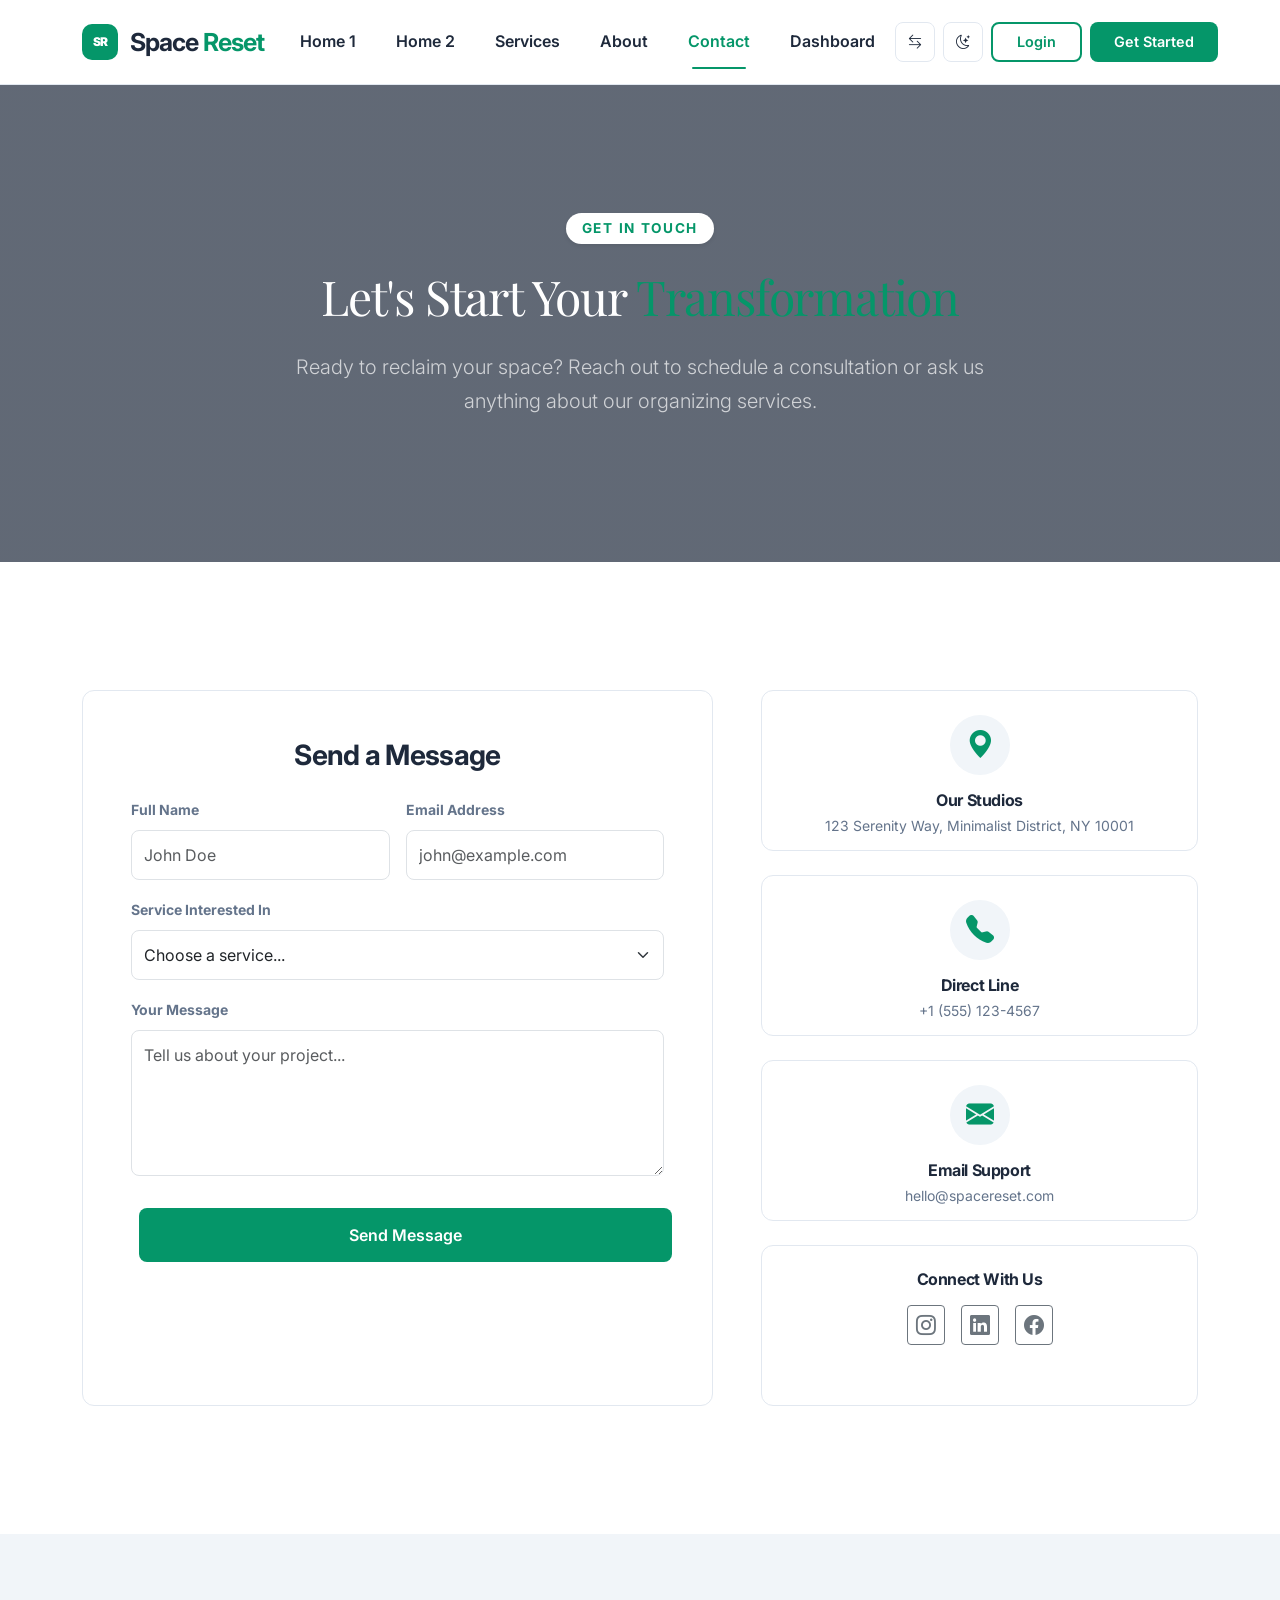
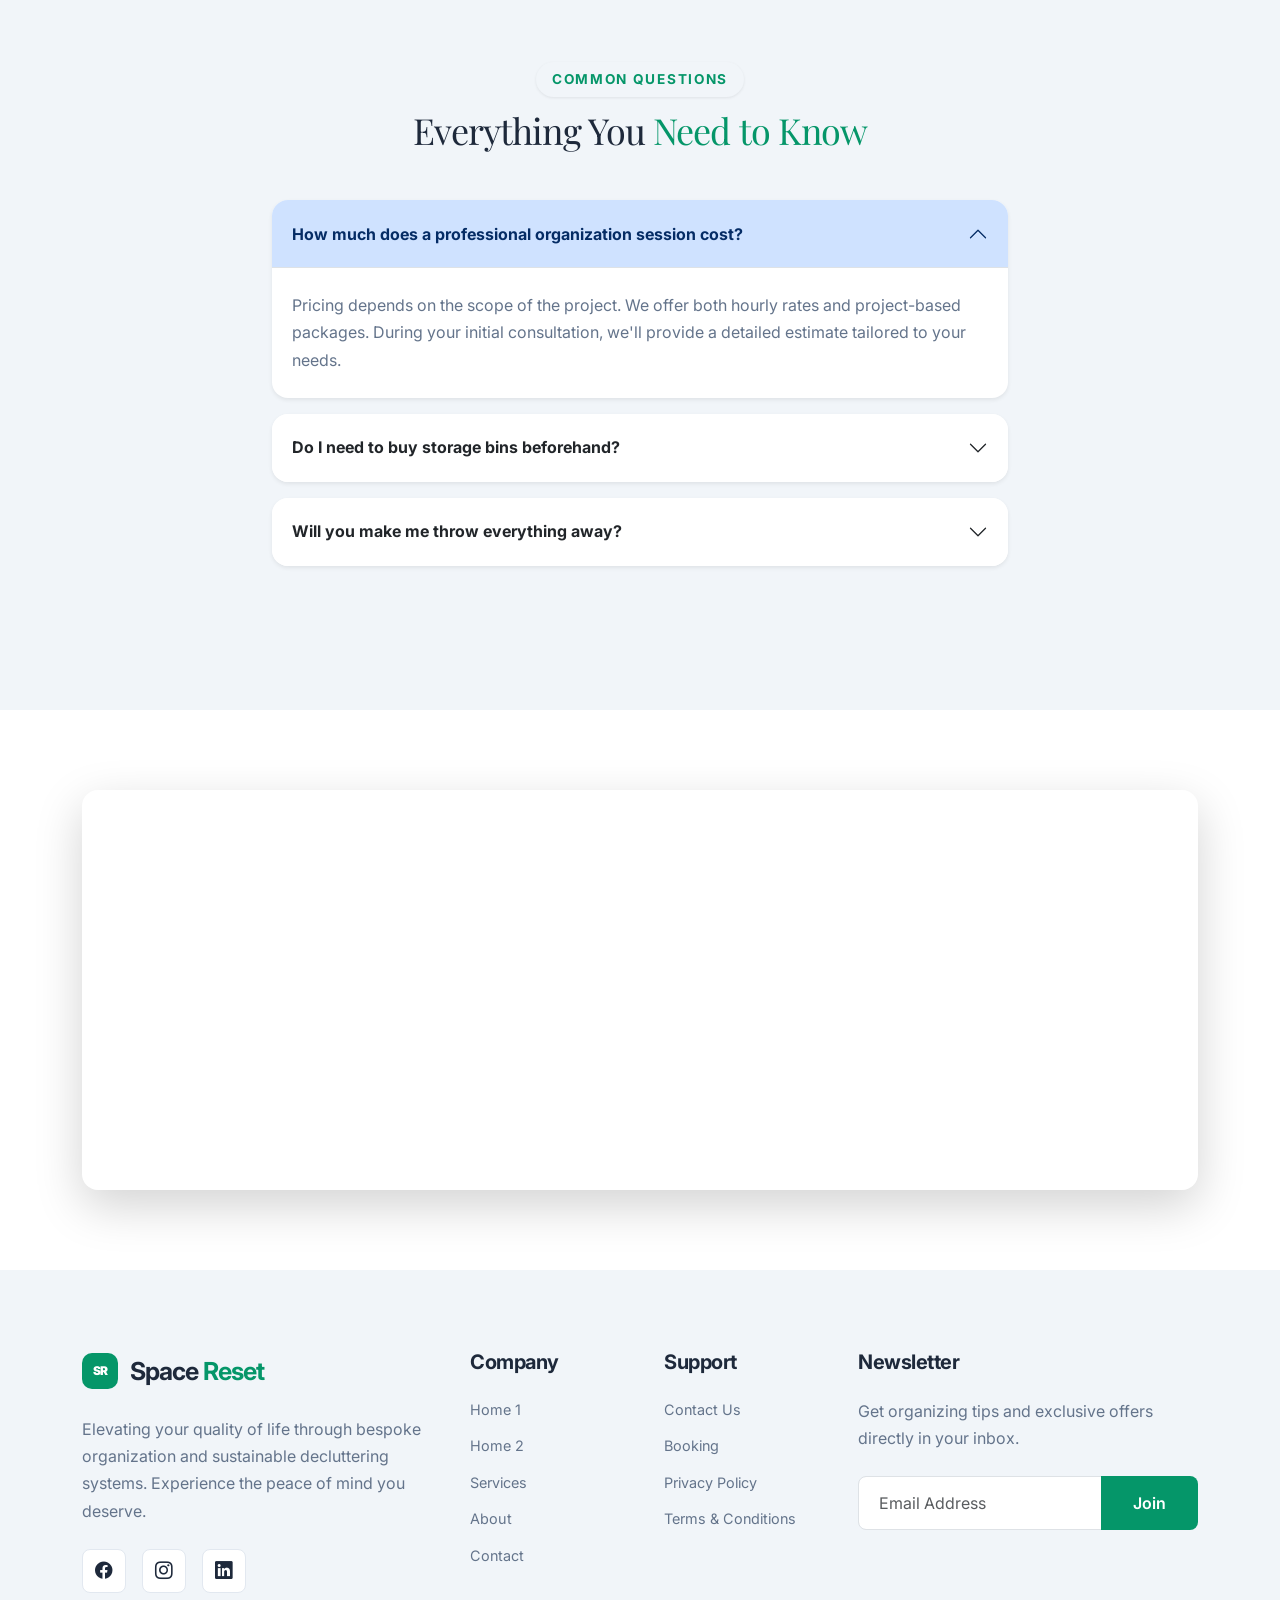
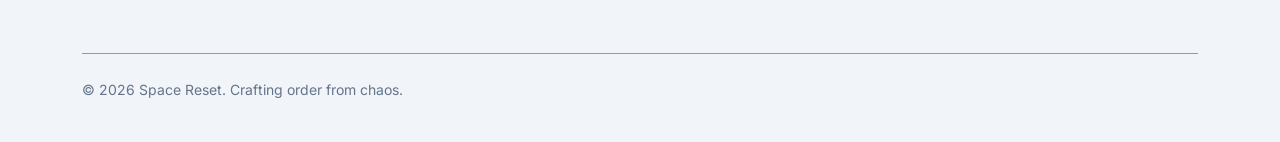
<file: contact.html>
<!DOCTYPE html>
<html lang="en" dir="ltr">
<head>
    <meta charset="UTF-8">
    <meta name="viewport" content="width=device-width, initial-scale=1.0">
    <title>Contact Us | Space Reset</title>
    <link rel="icon" type="image/svg+xml" href="assets/img/favicon.svg">
    <!-- Bootstrap 5 CSS -->
    <link href="https://cdn.jsdelivr.net/npm/bootstrap@5.3.0/dist/css/bootstrap.min.css" rel="stylesheet">
    <!-- Bootstrap Icons -->
    <link href="https://cdn.jsdelivr.net/npm/bootstrap-icons@1.10.0/font/bootstrap-icons.css" rel="stylesheet">
    <!-- Google Fonts - Inter & Playfair Display -->
    <link href="https://fonts.googleapis.com/css2?family=Inter:wght@400;500;600;700;800&family=Playfair+Display:wght@700;800&display=swap" rel="stylesheet">
    <!-- Custom CSS -->
    <link rel="stylesheet" href="assets/css/style.css">
</head>
<body>

    <!-- Header -->
    <nav class="navbar navbar-expand-xl sticky-top">
        <div class="container">
            <a class="navbar-brand" href="index.html">
                <span class="brand-logo">SR</span><span class="fw-bold">Space <span class="text-accent">Reset</span></span>
            </a>
            
            <div class="d-flex align-items-center d-xl-none gap-1 order-lg-last">
                <button class="btn btn-sm rtl-toggle" onclick="toggleRTL()" title="Toggle RTL">
                    <i class="bi bi-arrow-left-right"></i>
                </button>
                <button class="btn btn-sm btn-outline-secondary" id="themeToggleMobile">
                    <i class="bi bi-moon-stars"></i>
                </button>
                <button class="navbar-toggler ms-1" type="button" data-bs-toggle="offcanvas" data-bs-target="#offcanvasNavbar" aria-controls="offcanvasNavbar">
                    <span class="navbar-toggler-icon"></span>
                </button>
            </div>

            <div class="collapse navbar-collapse" id="navbarNav">
                <ul class="navbar-nav ms-auto">
                    <li class="nav-item"><a class="nav-link" href="index.html">Home 1</a></li>
                    <li class="nav-item"><a class="nav-link" href="index2.html">Home 2</a></li>
                    <li class="nav-item"><a class="nav-link" href="services.html">Services</a></li>
                    <li class="nav-item"><a class="nav-link" href="about.html">About</a></li>
                    <li class="nav-item"><a class="nav-link active" href="contact.html">Contact</a></li>
                    <li class="nav-item"><a class="nav-link" href="dashboard.html">Dashboard</a></li>
                </ul>
                <div class="d-flex align-items-center gap-2">
                    <button class="btn btn-sm rtl-toggle" onclick="toggleRTL()" title="Toggle RTL">
                        <i class="bi bi-arrow-left-right"></i>
                    </button>
                    <button class="btn btn-sm" id="themeToggle" title="Toggle Theme">
                        <i class="bi bi-moon-stars"></i>
                    </button>
                    <a href="login.html" class="btn btn-secondary-brand">Login</a>
                    <a href="signup.html" class="btn btn-primary-brand">Get Started</a>
                </div>
            </div>
        </div>
    </nav>

    <!-- Mobile Offcanvas -->
    <div class="offcanvas offcanvas-start" tabindex="-1" id="offcanvasNavbar" aria-labelledby="offcanvasNavbarLabel">
        <div class="offcanvas-header border-bottom">
            <h5 class="offcanvas-title fw-bold" id="offcanvasNavbarLabel">
                <span class="brand-logo">SR</span> Space Reset
            </h5>
            <button type="button" class="btn-close shadow-none" data-bs-dismiss="offcanvas" aria-label="Close"></button>
        </div>
        <div class="offcanvas-body">
            <ul class="navbar-nav justify-content-end flex-grow-1">
                <li class="nav-item mb-2"><a class="nav-link px-3 py-2 rounded" href="index.html">Home 1</a></li>
                <li class="nav-item mb-2"><a class="nav-link px-3 py-2 rounded" href="index2.html">Home 2</a></li>
                <li class="nav-item mb-2"><a class="nav-link px-3 py-2 rounded" href="services.html">Services</a></li>
                <li class="nav-item mb-2"><a class="nav-link px-3 py-2 rounded" href="about.html">About</a></li>
                <li class="nav-item mb-2"><a class="nav-link px-3 py-2 rounded active" href="contact.html">Contact</a></li>
                <li class="nav-item mb-2"><a class="nav-link px-3 py-2 rounded" href="dashboard.html">Dashboard</a></li>
            </ul>
            <div class="mt-4 d-grid gap-2">
                <a href="login.html" class="btn btn-secondary-brand">Login</a>
                <a href="signup.html" class="btn btn-primary-brand">Join Now</a>
            </div>
        </div>
    </div>

    <!-- Hero Section -->
    <section class="position-relative overflow-hidden" style="background: linear-gradient(rgba(30, 41, 59, 0.7), rgba(30, 41, 59, 0.7)), url('https://images.unsplash.com/photo-1551836022-d5d88e9218df?fm=jpg&fit=crop&q=80&w=1600') center/cover no-repeat; min-height: 40vh; display: flex; align-items: center;">
        <div class="container py-5 text-center reveal">
            <span class="section-tag mb-4 shadow-sm px-3 py-1 bg-white rounded-pill d-inline-block">GET IN TOUCH</span>
            <h1 class="display-3 text-white mb-4" style="font-family: 'Playfair Display', serif;">Let's Start Your <span class="text-accent italic">Transformation</span></h1>
            <p class="lead text-white-50 mx-auto" style="max-width: 700px;">Ready to reclaim your space? Reach out to schedule a consultation or ask us anything about our organizing services.</p>
        </div>
    </section>

    <!-- Contact Content -->
    <section class="section-padding">
        <div class="container py-5">
            <div class="row g-5">
                <!-- Contact Form -->
                <div class="col-lg-7 reveal">
                    <div class="card-premium p-5 text-center">
                        <h3 class="fw-bold mb-4">Send a Message</h3>
                        <form id="contactForm" class="text-start">
                            <div class="row g-3">
                                <div class="col-md-6">
                                    <label class="form-label small fw-bold">Full Name</label>
                                    <input type="text" class="form-control" placeholder="John Doe" required style="padding: 12px; border-radius: 8px;">
                                </div>
                                <div class="col-md-6">
                                    <label class="form-label small fw-bold">Email Address</label>
                                    <input type="email" class="form-control" placeholder="john@example.com" required style="padding: 12px; border-radius: 8px;">
                                </div>
                                <div class="col-12">
                                    <label class="form-label small fw-bold">Service Interested In</label>
                                    <select class="form-select" style="padding: 12px; border-radius: 8px;">
                                        <option selected disabled>Choose a service...</option>
                                        <option>Residential Decluttering</option>
                                        <option>Kitchen & Pantry</option>
                                        <option>Closet Organization</option>
                                        <option>Move-in Unpacking</option>
                                        <option>Home Office Set-up</option>
                                    </select>
                                </div>
                                <div class="col-12">
                                    <label class="form-label small fw-bold">Your Message</label>
                                    <textarea class="form-control" rows="5" placeholder="Tell us about your project..." required style="padding: 12px; border-radius: 8px;"></textarea>
                                </div>
                                <div class="col-12 text-center mt-4">
                                    <button type="submit" class="btn btn-primary-brand px-5 py-3 w-100 w-md-auto">Send Message</button>
                                </div>
                            </div>
                        </form>
                    </div>
                </div>

                <!-- Contact Info -->
                <div class="col-lg-5 reveal">
                    <div class="h-100 d-flex flex-column gap-4">
                        <div class="card-premium p-4 text-center">
                            <div class="bg-alt rounded-circle d-flex align-items-center justify-content-center mx-auto mb-3" style="width: 60px; height: 60px;">
                                <i class="bi bi-geo-alt-fill text-accent fs-3"></i>
                            </div>
                            <h6 class="fw-bold mb-1">Our Studios</h6>
                            <p class="small text-muted mb-0">123 Serenity Way, Minimalist District, NY 10001</p>
                        </div>
                        <div class="card-premium p-4 text-center">
                            <div class="bg-alt rounded-circle d-flex align-items-center justify-content-center mx-auto mb-3" style="width: 60px; height: 60px;">
                                <i class="bi bi-telephone-fill text-accent fs-3"></i>
                            </div>
                            <h6 class="fw-bold mb-1">Direct Line</h6>
                            <p class="small text-muted mb-0">+1 (555) 123-4567</p>
                        </div>
                        <div class="card-premium p-4 text-center">
                            <div class="bg-alt rounded-circle d-flex align-items-center justify-content-center mx-auto mb-3" style="width: 60px; height: 60px;">
                                <i class="bi bi-envelope-fill text-accent fs-3"></i>
                            </div>
                            <h6 class="fw-bold mb-1">Email Support</h6>
                            <p class="small text-muted mb-0">hello@spacereset.com</p>
                        </div>
                        <div class="card-premium p-4 text-center">
                            <h6 class="fw-bold mb-3">Connect With Us</h6>
                            <div class="d-flex justify-content-center gap-3">
                                <a href="#" class="btn btn-outline-secondary btn-sm"><i class="bi bi-instagram fs-5"></i></a>
                                <a href="#" class="btn btn-outline-secondary btn-sm"><i class="bi bi-linkedin fs-5"></i></a>
                                <a href="#" class="btn btn-outline-secondary btn-sm"><i class="bi bi-facebook fs-5"></i></a>
                            </div>
                        </div>
                    </div>
                </div>
            </div>
        </div>
    </section>

    <!-- Section: FAQ -->
    <section class="section-padding bg-alt">
        <div class="container py-5">
            <div class="row justify-content-center">
                <div class="col-lg-8">
                    <div class="text-center reveal mb-5">
                        <span class="section-tag">COMMON QUESTIONS</span>
                        <h2 class="display-5" style="font-family: 'Playfair Display', serif;">Everything You <span class="text-accent">Need to Know</span></h2>
                    </div>
                    <div class="accordion reveal" id="faqAccordion">
                        <div class="accordion-item shadow-sm border-0 mb-3 rounded-4 overflow-hidden">
                            <h2 class="accordion-header">
                                <button class="accordion-button fw-bold py-4" type="button" data-bs-toggle="collapse" data-bs-target="#faq1">
                                    How much does a professional organization session cost?
                                </button>
                            </h2>
                            <div id="faq1" class="accordion-collapse collapse show" data-bs-parent="#faqAccordion">
                                <div class="accordion-body text-muted py-4">
                                    Pricing depends on the scope of the project. We offer both hourly rates and project-based packages. During your initial consultation, we'll provide a detailed estimate tailored to your needs.
                                </div>
                            </div>
                        </div>
                        <div class="accordion-item shadow-sm border-0 mb-3 rounded-4 overflow-hidden">
                            <h2 class="accordion-header">
                                <button class="accordion-button collapsed fw-bold py-4" type="button" data-bs-toggle="collapse" data-bs-target="#faq2">
                                    Do I need to buy storage bins beforehand?
                                </button>
                            </h2>
                            <div id="faq2" class="accordion-collapse collapse" data-bs-parent="#faqAccordion">
                                <div class="accordion-body text-muted py-4">
                                    Not at all! In fact, we recommend waiting until after the decluttering phase. We can source the perfect containers that fit your space and aesthetic once we know exactly what needs to be stored.
                                </div>
                            </div>
                        </div>
                        <div class="accordion-item shadow-sm border-0 mb-3 rounded-4 overflow-hidden">
                            <h2 class="accordion-header">
                                <button class="accordion-button collapsed fw-bold py-4" type="button" data-bs-toggle="collapse" data-bs-target="#faq3">
                                    Will you make me throw everything away?
                                </button>
                            </h2>
                            <div id="faq3" class="accordion-collapse collapse" data-bs-parent="#faqAccordion">
                                <div class="accordion-body text-muted py-4">
                                    Absolutely not. You are always in control of what stays and what goes. Our job is to guide you through the process and help you make decisions that align with your goals for the space.
                                </div>
                            </div>
                        </div>
                    </div>
                </div>
            </div>
        </div>
    </section>

    <!-- Map Section -->
    <section class="section-padding">
        <div class="container reveal">
            <div class="rounded-4 overflow-hidden shadow-lg" style="height: 400px;">
                <iframe src="https://www.google.com/maps/embed?pb=!1m18!1m12!1m3!1d3151.8354345093747!2d144.9537353153225!3d-37.816279742021665!2m3!1f0!2f0!3f0!3m2!1i1024!2i768!4f13.1!3m3!1m2!1s0x6ad642af0f11fd81%3A0x5045675218ce6e0!2sMelbourne%20VIC%2C%20Australia!5e0!3m2!1sen!2sus!4v1614761614761!5m2!1sen!2sus" width="100%" height="100%" style="border:0;" allowfullscreen="" loading="lazy"></iframe>
            </div>
        </div>
    </section>

    <!-- Footer -->
    <footer>
        <div class="container">
            <div class="row g-5">
                <div class="col-lg-4 col-md-6">
                    <a class="navbar-brand mb-4 d-inline-flex" href="index.html">
                        <span class="brand-logo">SR</span><span class="fw-bold">Space <span
                                class="text-accent">Reset</span></span>
                    </a>
                    <p class="text-muted">Elevating your quality of life through bespoke organization and sustainable
                        decluttering systems. Experience the peace of mind you deserve.</p>
                    <div class="social-links d-flex gap-3 mt-4">
                        <a href="#"><i class="bi bi-facebook"></i></a>
                        <a href="#"><i class="bi bi-instagram"></i></a>
                        <a href="#"><i class="bi bi-linkedin"></i></a>
                    </div>
                </div>
                <div class="col-lg-2 col-md-3 col-6">
                    <h5 class="fw-bold mb-4">Company</h5>
                    <ul class="list-unstyled">
                        <li><a href="index.html">Home 1</a></li>
                        <li><a href="index2.html">Home 2</a></li>
                        <li><a href="services.html">Services</a></li>
                        <li><a href="about.html">About</a></li>
                        <li><a href="contact.html">Contact</a></li>
                    </ul>
                </div>
                <div class="col-lg-2 col-md-3 col-6">
                    <h5 class="fw-bold mb-4">Support</h5>
                    <ul class="list-unstyled">
                        <li><a href="contact.html">Contact Us</a></li>
                        <li><a href="dashboard.html">Booking</a></li>
                        <li><a href="#">Privacy Policy</a></li>
                        <li><a href="#">Terms & Conditions</a></li>
                    </ul>
                </div>
                <div class="col-lg-4 col-md-6">
                    <h5 class="fw-bold mb-4">Newsletter</h5>
                    <p class="text-muted mb-4">Get organizing tips and exclusive offers directly in your inbox.</p>
                    <form id="newsletterForm">
                        <div class="input-group">
                            <input type="email" class="form-control" placeholder="Email Address" required
                                style="border-radius: 8px 0 0 8px; padding: 12px 20px;">
                            <button class="btn btn-primary-brand" type="submit"
                                style="border-radius: 0 8px 8px 0;">Join</button>
                        </div>
                    </form>
                </div>
            </div>
            <hr class="mt-5 mb-4 opacity-50">
            <div class="row align-items-center">
                <div class="col-md-6">
                    <p class="text-muted small mb-md-0">© 2026 Space Reset. Crafting order from chaos.</p>
                </div>
                <div class="col-md-6 text-md-end">
                    <div class="d-flex justify-content-md-end align-items-center gap-3">
                    </div>
                </div>
            </div>
        </div>
    </footer>

    <button id="backToTop" class="btn btn-primary-brand rounded-circle">
        <i class="bi bi-arrow-up"></i>
    </button>

    <!-- Bootstrap JS Bundle -->
    <script src="https://cdn.jsdelivr.net/npm/bootstrap@5.3.0/dist/js/bootstrap.bundle.min.js"></script>
    <!-- Custom JS -->
    <script src="assets/js/main.js"></script>
<button id="backToTop" title="Back to Top"><i class="bi bi-arrow-up"></i></button></body>
</html>
</file>
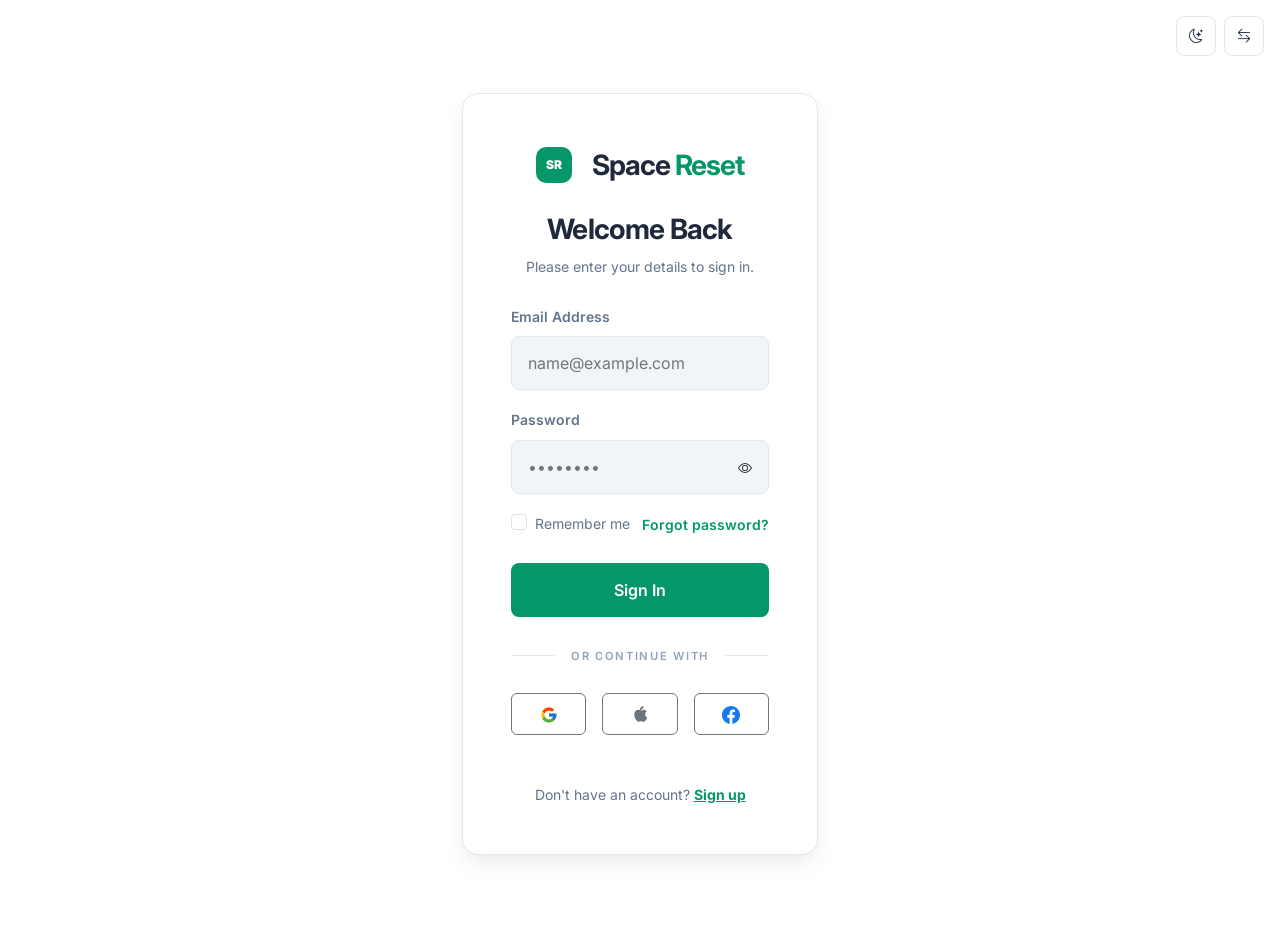
<file: login.html>
<!DOCTYPE html>
<html lang="en" dir="ltr">
<head>
    <meta charset="UTF-8">
    <meta name="viewport" content="width=device-width, initial-scale=1.0">
    <title>Login | Space Reset</title>
    <link rel="icon" type="image/svg+xml" href="assets/img/favicon.svg">
    <!-- Bootstrap 5 CSS -->
    <link href="https://cdn.jsdelivr.net/npm/bootstrap@5.3.0/dist/css/bootstrap.min.css" rel="stylesheet">
    <!-- Bootstrap Icons -->
    <link href="https://cdn.jsdelivr.net/npm/bootstrap-icons@1.10.0/font/bootstrap-icons.css" rel="stylesheet">
    <!-- Google Fonts - Inter & Playfair Display -->
    <link href="https://fonts.googleapis.com/css2?family=Inter:wght@400;500;600;700;800&family=Playfair+Display:wght@700;800&display=swap" rel="stylesheet">
    <!-- Custom CSS -->
    <link rel="stylesheet" href="assets/css/style.css">
</head>
<body class="bg-main">
    <!-- Theme/RTL Toggles -->
    <div class="position-fixed top-0 end-0 m-3 d-flex gap-2" style="z-index: 1050;">
        <button class="btn btn-sm" id="themeToggleMobile" title="Toggle Theme"><i class="bi bi-moon-stars"></i></button>
        <button class="btn btn-sm rtl-toggle" onclick="toggleRTL()" title="Toggle RTL"><i class="bi bi-arrow-left-right"></i></button>
    </div>

    <div class="container py-4">
        <div class="row min-vh-100 align-items-center justify-content-center">
            <div class="col-11 col-sm-9 col-md-7 col-lg-5 col-xl-4">

                <div class="auth-card p-4 p-md-5">
                    <div class="text-center mb-4">
                        <a href="index.html" class="navbar-brand d-flex align-items-center justify-content-start mb-4">
                            <span class="brand-logo me-2">SR</span>
                            <span class="fw-bold fs-3">Space <span class="text-accent">Reset</span></span>
                        </a>
                        <h3 class="fw-bold text-main">Welcome Back</h3>
                        <p class="text-muted small mb-0">Please enter your details to sign in.</p>
                    </div>

                    <form>
                        <div class="mb-3">
                            <label class="form-label small fw-semibold">Email Address</label>
                            <input type="email" class="auth-input" placeholder="name@example.com" required>
                        </div>
                        <div class="mb-3">
                            <label class="form-label small fw-semibold">Password</label>
                            <div class="position-relative">
                                <input type="password" class="auth-input" id="passwordInput" placeholder="••••••••" required>
                                <button type="button" class="btn btn-sm position-absolute top-50 end-0 translate-middle-y me-2" onclick="togglePassword()">
                                    <i class="bi bi-eye" id="passwordIcon"></i>
                                </button>
                            </div>
                        </div>
                        <div class="mb-4 d-flex justify-content-between align-items-center">
                            <div class="form-check">
                                <input class="form-check-input" type="checkbox" id="remember">
                                <label class="form-check-label small" for="remember">Remember me</label>
                            </div>
                            <a href="#" class="text-accent text-decoration-none small fw-semibold">Forgot password?</a>
                        </div>
                        <div class="d-grid mb-4">
                            <a href="dashboard.html" class="btn btn-primary-brand">Sign In</a>
                        </div>
                    </form>

                    <div class="auth-divider">
                        <span>or continue with</span>
                    </div>

                    <div class="row g-3">
                        <div class="col-4">
                            <button class="btn btn-outline-secondary w-100 py-2">
                                <svg xmlns="http://www.w3.org/2000/svg" width="18" height="18" viewBox="0 0 48 48">
                                    <path fill="#FFC107" d="M43.611,20.083H42V20H24v8h11.303c-1.649,4.657-6.08,8-11.303,8c-6.627,0-12-5.373-12-12c0-6.627,5.373-12,12-12c3.059,0,5.842,1.154,7.961,3.039l5.657-5.657C34.046,6.053,29.268,4,24,4C12.955,4,4,12.955,4,24c0,11.045,8.955,20,20,20c11.045,0,20-8.955,20-20C40,22.659,39.862,21.35,33.611,20.083z"/>
                                    <path fill="#FF3D00" d="M6.306,14.691l6.571,4.819C14.655,15.108,18.961,12,24,12c3.059,0,5.842,1.154,7.961,3.039l5.657-5.657C34.046,6.053,29.268,4,24,4C16.318,4,9.656,8.337,6.306,14.691z"/>
                                    <path fill="#4CAF50" d="M24,44c5.166,0,9.86-1.977,13.409-5.192l-6.19-5.238C29.211,35.091,26.715,36,24,36c-5.202,0-9.619-3.317-11.283-7.946l-6.522,5.025C9.505,39.556,16.227,44,24,44z"/>
                                    <path fill="#1976D2" d="M43.611,20.083H42V20H24v8h11.303c-0.792,2.237-2.231,4.166-4.087,5.571l6.19,5.238C40.481,35.335,44,30.067,44,24C44,22.659,43.862,21.35,43.611,20.083z"/>
                                </svg>
                            </button>
                        </div>
                        <div class="col-4">
                            <button class="btn btn-outline-secondary w-100 py-2">
                                <svg xmlns="http://www.w3.org/2000/svg" width="18" height="18" fill="currentColor" viewBox="0 0 16 16">
                                    <path d="M11.182.008C11.148-.03 9.923.023 8.857 1.18c-1.066 1.156-.902 2.482-.878 2.516s1.202.129 2.228-1.029C11.235 1.508 11.22-.019 11.182.008zm.53 3.323c-1.154 0-2.348.724-2.887.724-.555 0-1.488-.63-2.394-.63-1.182 0-2.274.673-2.883 1.737-1.228 2.146-.314 5.316.892 7.058.59 0.85 1.284 1.8 2.21 1.8.887 0 1.226-.538 2.308-.538 1.077 0 1.382.538 2.308.538.96 0 1.543-.854 2.13-1.706.684-.993.963-1.954.978-2.007-.023-.01-1.896-.728-1.916-2.903-.017-1.821 1.492-2.697 1.562-2.74-.85-1.241-2.158-1.341-2.635-1.341z"/>
                                </svg>
                            </button>
                        </div>
                        <div class="col-4">
                            <button class="btn btn-outline-secondary w-100 py-2">
                                <svg xmlns="http://www.w3.org/2000/svg" width="18" height="18" fill="#1877F2" viewBox="0 0 24 24">
                                    <path d="M24 12.073c0-6.627-5.373-12-12-12s-12 5.373-12 12c0 5.99 4.388 10.954 10.125 11.854v-8.385H7.078v-3.47h3.047V9.43c0-3.007 1.792-4.669 4.533-4.669 1.312 0 2.686.235 2.686.235v2.953H15.83c-1.491 0-1.956.925-1.956 1.874v2.25h3.328l-.532 3.47h-2.796v8.385C19.612 23.027 24 18.062 24 12.073z"/>
                                </svg>
                            </button>
                        </div>
                    </div>

                    <div class="text-center mt-5">
                        <p class="small mb-0">Don't have an account? <a href="signup.html" class="text-accent fw-bold">Sign up</a></p>
                    </div>
                </div>
            </div>
        </div>
    </div>

    <script>
        function togglePassword() {
            const input = document.getElementById('passwordInput');
            const icon = document.getElementById('passwordIcon');
            if (input.type === 'password') {
                input.type = 'text';
                icon.classList.replace('bi-eye', 'bi-eye-slash');
            } else {
                input.type = 'password';
                icon.classList.replace('bi-eye-slash', 'bi-eye');
            }
        }
    </script>

    <!-- Bootstrap JS Bundle -->
    <script src="https://cdn.jsdelivr.net/npm/bootstrap@5.3.0/dist/js/bootstrap.bundle.min.js"></script>
    <!-- Custom JS -->
    <script src="assets/js/main.js"></script>
</body>
</html>
</file>
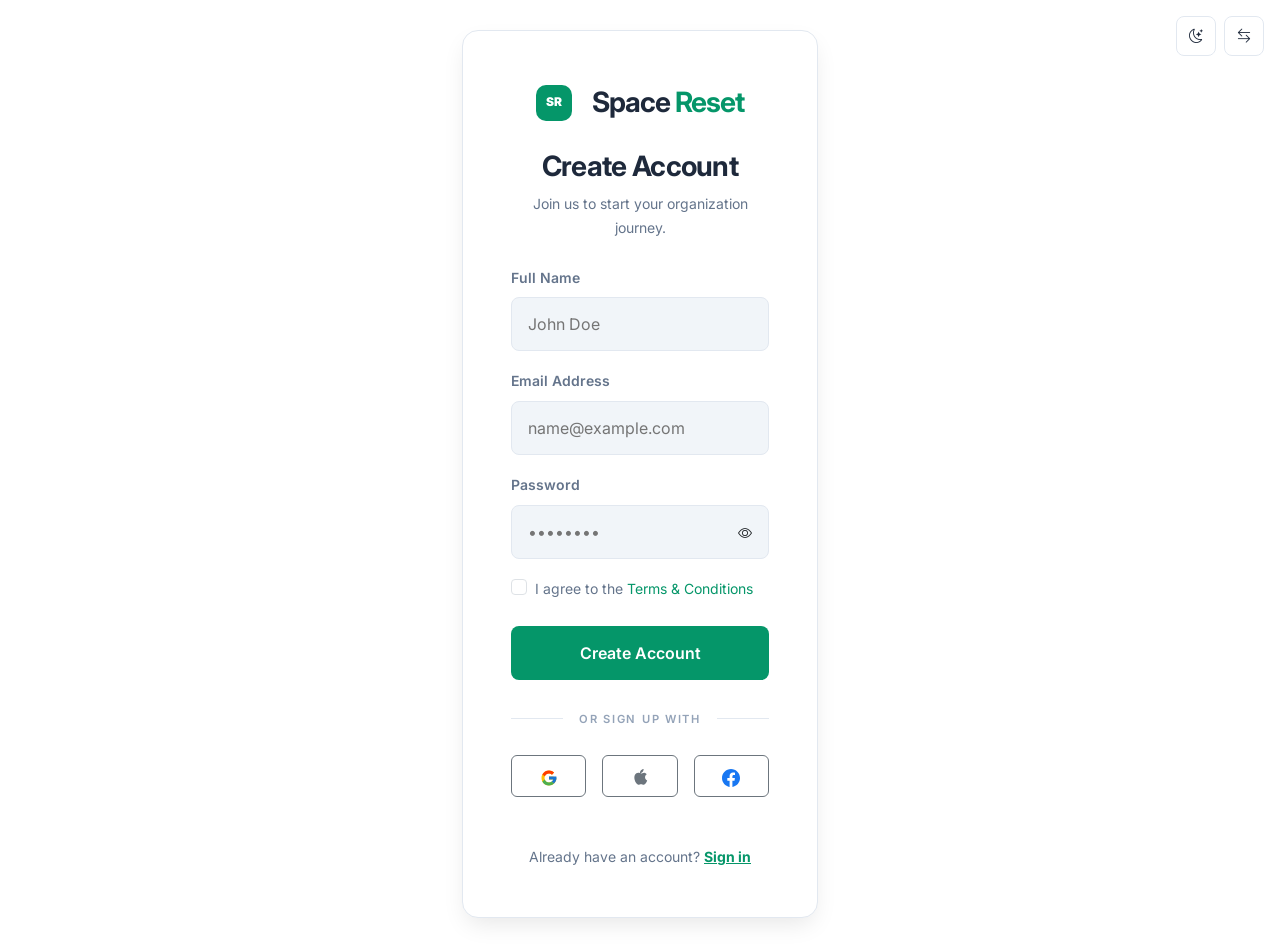
<file: signup.html>
<!DOCTYPE html>
<html lang="en" dir="ltr">
<head>
    <meta charset="UTF-8">
    <meta name="viewport" content="width=device-width, initial-scale=1.0">
    <title>Sign Up | Space Reset</title>
    <link rel="icon" type="image/svg+xml" href="assets/img/favicon.svg">
    <!-- Bootstrap 5 CSS -->
    <link href="https://cdn.jsdelivr.net/npm/bootstrap@5.3.0/dist/css/bootstrap.min.css" rel="stylesheet">
    <!-- Bootstrap Icons -->
    <link href="https://cdn.jsdelivr.net/npm/bootstrap-icons@1.10.0/font/bootstrap-icons.css" rel="stylesheet">
    <!-- Google Fonts - Inter & Playfair Display -->
    <link href="https://fonts.googleapis.com/css2?family=Inter:wght@400;500;600;700;800&family=Playfair+Display:wght@700;800&display=swap" rel="stylesheet">
    <!-- Custom CSS -->
    <link rel="stylesheet" href="assets/css/style.css">
</head>
<body class="bg-main">

    <!-- Theme/RTL Toggles -->
    <div class="position-fixed top-0 end-0 m-3 d-flex gap-2" style="z-index: 1050;">
        <button class="btn btn-sm" id="themeToggleMobile" title="Toggle Theme"><i class="bi bi-moon-stars"></i></button>
        <button class="btn btn-sm rtl-toggle" onclick="toggleRTL()" title="Toggle RTL"><i class="bi bi-arrow-left-right"></i></button>
    </div>

    <div class="container py-4">
        <div class="row min-vh-100 align-items-center justify-content-center">
            <div class="col-11 col-sm-9 col-md-7 col-lg-5 col-xl-4"> <!-- Removed position-relative as it's no longer needed for these toggles -->

                <div class="auth-card p-4 p-md-5">
                    <div class="text-center mb-4">
                        <a href="index.html" class="navbar-brand d-flex align-items-center justify-content-start mb-4">
                            <span class="brand-logo me-2">SR</span>
                            <span class="fw-bold fs-3">Space <span class="text-accent">Reset</span></span>
                        </a>
                        <h3 class="fw-bold text-main">Create Account</h3>
                        <p class="text-muted small mb-0">Join us to start your organization journey.</p>
                    </div>

                    <form>
                        <div class="mb-3">
                            <label class="form-label small fw-semibold">Full Name</label>
                            <input type="text" class="auth-input" placeholder="John Doe" required>
                        </div>
                        <div class="mb-3">
                            <label class="form-label small fw-semibold">Email Address</label>
                            <input type="email" class="auth-input" placeholder="name@example.com" required>
                        </div>
                        <div class="mb-3">
                            <label class="form-label small fw-semibold">Password</label>
                            <div class="position-relative">
                                <input type="password" class="auth-input" id="passwordInput" placeholder="••••••••" required>
                                <button type="button" class="btn btn-sm position-absolute top-50 end-0 translate-middle-y me-2" onclick="togglePassword()">
                                    <i class="bi bi-eye" id="passwordIcon"></i>
                                </button>
                            </div>
                        </div>
                        <div class="mb-4">
                            <div class="form-check">
                                <input class="form-check-input" type="checkbox" id="terms" required>
                                <label class="form-check-label small" for="terms">I agree to the <a href="#" class="text-accent text-decoration-none">Terms & Conditions</a></label>
                            </div>
                        </div>
                        <div class="d-grid mb-4">
                            <a href="dashboard.html" class="btn btn-primary-brand">Create Account</a>
                        </div>
                    </form>

                    <div class="auth-divider">
                        <span>or sign up with</span>
                    </div>

                    <div class="row g-3">
                        <div class="col-4">
                            <button class="btn btn-outline-secondary w-100 py-2">
                                <svg xmlns="http://www.w3.org/2000/svg" width="18" height="18" viewBox="0 0 48 48">
                                    <path fill="#FFC107" d="M43.611,20.083H42V20H24v8h11.303c-1.649,4.657-6.08,8-11.303,8c-6.627,0-12-5.373-12-12c0-6.627,5.373-12,12-12c3.059,0,5.842,1.154,7.961,3.039l5.657-5.657C34.046,6.053,29.268,4,24,4C12.955,4,4,12.955,4,24c0,11.045,8.955,20,20,20c11.045,0,20-8.955,20-20C40,22.659,39.862,21.35,33.611,20.083z"/>
                                    <path fill="#FF3D00" d="M6.306,14.691l6.571,4.819C14.655,15.108,18.961,12,24,12c3.059,0,5.842,1.154,7.961,3.039l5.657-5.657C34.046,6.053,29.268,4,24,4C16.318,4,9.656,8.337,6.306,14.691z"/>
                                    <path fill="#4CAF50" d="M24,44c5.166,0,9.86-1.977,13.409-5.192l-6.19-5.238C29.211,35.091,26.715,36,24,36c-5.202,0-9.619-3.317-11.283-7.946l-6.522,5.025C9.505,39.556,16.227,44,24,44z"/>
                                    <path fill="#1976D2" d="M43.611,20.083H42V20H24v8h11.303c-0.792,2.237-2.231,4.166-4.087,5.571l6.19,5.238C40.481,35.335,44,30.067,44,24C44,22.659,43.862,21.35,43.611,20.083z"/>
                                </svg>
                            </button>
                        </div>
                        <div class="col-4">
                            <button class="btn btn-outline-secondary w-100 py-2">
                                <svg xmlns="http://www.w3.org/2000/svg" width="18" height="18" fill="currentColor" viewBox="0 0 16 16">
                                    <path d="M11.182.008C11.148-.03 9.923.023 8.857 1.18c-1.066 1.156-.902 2.482-.878 2.516s1.202.129 2.228-1.029C11.235 1.508 11.22-.019 11.182.008zm.53 3.323c-1.154 0-2.348.724-2.887.724-.555 0-1.488-.63-2.394-.63-1.182 0-2.274.673-2.883 1.737-1.228 2.146-.314 5.316.892 7.058.59 0.85 1.284 1.8 2.21 1.8.887 0 1.226-.538 2.308-.538 1.077 0 1.382.538 2.308.538.96 0 1.543-.854 2.13-1.706.684-.993.963-1.954.978-2.007-.023-.01-1.896-.728-1.916-2.903-.017-1.821 1.492-2.697 1.562-2.74-.85-1.241-2.158-1.341-2.635-1.341z"/>
                                </svg>
                            </button>
                        </div>
                        <div class="col-4">
                            <button class="btn btn-outline-secondary w-100 py-2">
                                <svg xmlns="http://www.w3.org/2000/svg" width="18" height="18" fill="#1877F2" viewBox="0 0 24 24">
                                    <path d="M24 12.073c0-6.627-5.373-12-12-12s-12 5.373-12 12c0 5.99 4.388 10.954 10.125 11.854v-8.385H7.078v-3.47h3.047V9.43c0-3.007 1.792-4.669 4.533-4.669 1.312 0 2.686.235 2.686.235v2.953H15.83c-1.491 0-1.956.925-1.956 1.874v2.25h3.328l-.532 3.47h-2.796v8.385C19.612 23.027 24 18.062 24 12.073z"/>
                                </svg>
                            </button>
                        </div>
                    </div>

                    <div class="text-center mt-5">
                        <p class="small mb-0">Already have an account? <a href="login.html" class="text-accent fw-bold">Sign in</a></p>
                    </div>
                </div>
            </div>
        </div>
    </div>

    <script>
        function togglePassword() {
            const input = document.getElementById('passwordInput');
            const icon = document.getElementById('passwordIcon');
            if (input.type === 'password') {
                input.type = 'text';
                icon.classList.replace('bi-eye', 'bi-eye-slash');
            } else {
                input.type = 'password';
                icon.classList.replace('bi-eye-slash', 'bi-eye');
            }
        }
    </script>

    <!-- Bootstrap JS Bundle -->
    <script src="https://cdn.jsdelivr.net/npm/bootstrap@5.3.0/dist/js/bootstrap.bundle.min.js"></script>
    <!-- Custom JS -->
    <script src="assets/js/main.js"></script>
</body>
</html>
</file>
<file: assets/css/style.css>
/* ============================================================
   Space Reset – Main CSS  |  Full Dark/Light Mode Support
   ============================================================ */

/* ── 1. CSS VARIABLES ──────────────────────────────────────── */
:root {
    --primary:        #1e293b;
    --secondary:      #059669;
    --secondary-hover:#047857;
    --text-main:      #1e293b;
    --text-body:      #334155;
    --text-muted:     #64748b;
    --text-subtle:    #94a3b8;
    --bg-main:        #ffffff;
    --bg-alt:         #f1f5f9;
    --bg-card:        #ffffff;
    --glass-bg:       rgba(255,255,255,0.92);
    --glass-border:   rgba(226,232,240,1);
    --shadow-sm:      0 1px 3px rgba(0,0,0,0.08);
    --shadow-md:      0 10px 25px -5px rgba(0,0,0,0.10);
    --transition:     all 0.3s cubic-bezier(0.4,0,0.2,1);
    --radius-sm:      8px;
    --radius-md:      12px;
    --radius-lg:      16px;
    --btn-height:     54px;
    --icon-size:      40px;
}

[data-theme="dark"] {
    --primary:        #f8fafc;
    --secondary:      #34d399;
    --secondary-hover:#10b981;
    --text-main:      #f1f5f9;
    --text-body:      #cbd5e1;
    --text-muted:     #94a3b8;
    --text-subtle:    #64748b;
    --bg-main:        #0f172a;
    --bg-alt:         #1e293b;
    --bg-card:        #1e293b;
    --glass-bg:       rgba(15,23,42,0.97);
    --glass-border:   rgba(51,65,85,1);
    --shadow-sm:      0 1px 3px rgba(0,0,0,0.4);
    --shadow-md:      0 10px 25px -5px rgba(0,0,0,0.6);
}

/* ── 2. BASE ─────────────────────────────────────────────────── */
*, *::before, *::after { box-sizing: border-box; }

body {
    font-family: 'Inter', sans-serif;
    background-color: var(--bg-main);
    color: var(--text-body);
    transition: var(--transition);
    overflow-x: hidden;
    line-height: 1.7;
}

h1, h2, h3, h4, h5, h6 {
    font-family: 'Inter', sans-serif;
    color: var(--text-main);
    font-weight: 700;
    letter-spacing: -0.025em;
    line-height: 1.2;
}

.display-1 { font-size: clamp(2.5rem, 6vw, 3.5rem) !important; font-weight: 800; line-height: 1.1; }
.display-2 { font-size: clamp(2.25rem, 5vw, 3.25rem) !important; }
.display-3 { font-size: clamp(2rem, 4.5vw, 3rem) !important; }
.display-4 { font-size: clamp(1.85rem, 4vw, 2.75rem) !important; }
.display-5 { font-size: clamp(1.6rem, 3.5vw, 2.25rem) !important; }
.display-6 { font-size: clamp(1.4rem, 3vw, 1.85rem) !important; }

p { color: var(--text-body); }

/* Force Bootstrap muted class to use our variable */
.text-muted { color: var(--text-muted) !important; }
.text-white-50 { color: rgba(255,255,255,0.7) !important; }
small, .small { color: var(--text-muted); }
label { color: var(--text-body); }

/* ── 3. DARK MODE OVERRIDES ──────────────────────────────────── */
/* Navbar */
[data-theme="dark"] .navbar-toggler { border-color:rgba(255,255,255,0.4); }

/* Cards */
[data-theme="dark"] .card-premium { background-color: var(--bg-card); border-color: var(--glass-border); }
[data-theme="dark"] .card-premium h4,
[data-theme="dark"] .card-premium h5,
[data-theme="dark"] .card-premium p,
[data-theme="dark"] .card-premium small { color: var(--text-body); }

/* Bootstrap native cards */
[data-theme="dark"] .card,
[data-theme="dark"] .card-header { background-color: var(--bg-card) !important; color: var(--text-main) !important; }
[data-theme="dark"] .card-body p,
[data-theme="dark"] .card-body small { color: var(--text-muted) !important; }

/* Table */
[data-theme="dark"] .table { color: var(--text-body); }
[data-theme="dark"] .table thead th { color: var(--text-main); background-color: var(--bg-alt) !important; }
[data-theme="dark"] .table-hover tbody tr:hover { background-color: rgba(255,255,255,0.04); }
[data-theme="dark"] .bg-white { background-color: var(--bg-card) !important; }
[data-theme="dark"] .bg-light { background-color: var(--bg-alt) !important; }

/* Accordion */
[data-theme="dark"] .accordion-item { background-color: var(--bg-card); border-color: var(--glass-border); }
[data-theme="dark"] .accordion-button { background-color: var(--bg-card) !important; color: var(--text-main) !important; box-shadow: none; }
[data-theme="dark"] .accordion-button::after { filter: invert(1) brightness(2); }
[data-theme="dark"] .accordion-body { background-color: var(--bg-card); color: var(--text-muted) !important; }
[data-theme="dark"] .accordion-button:not(.collapsed) { background-color: rgba(52,211,153,0.08) !important; color: var(--secondary) !important; }

/* Form inputs */
[data-theme="dark"] .form-control,
[data-theme="dark"] .form-select {
    background-color: var(--bg-alt);
    color: var(--text-main);
    border-color: var(--glass-border);
}
[data-theme="dark"] .form-control::placeholder { color: var(--text-muted); }
[data-theme="dark"] .form-control:focus,
[data-theme="dark"] .form-select:focus {
    background-color: var(--bg-alt);
    color: var(--text-main);
    border-color: var(--secondary);
    box-shadow: 0 0 0 3px rgba(52,211,153,0.15);
}
[data-theme="dark"] .form-check-label { color: var(--text-body) !important; }
[data-theme="dark"] .auth-input {
    background-color: var(--bg-alt);
    color: var(--text-main);
    border-color: var(--glass-border);
}

/* Badges */
[data-theme="dark"] .badge.bg-secondary { background-color: var(--secondary) !important; color: #fff !important; }

/* List group */
[data-theme="dark"] .list-group-item { background-color: var(--bg-card); color: var(--text-body); border-color: var(--glass-border); }
[data-theme="dark"] .list-group-item-action:hover { background-color: var(--bg-alt); }
[data-theme="dark"] .list-group-item h6 { color: var(--text-main); }
[data-theme="dark"] .list-group-item p { color: var(--text-muted); }
[data-theme="dark"] .list-group-item small { color: var(--text-subtle); }

/* Progress */
[data-theme="dark"] .progress { background-color: var(--bg-alt); }

/* Inline bg-white panels inside dark sections */
[data-theme="dark"] .p-4.bg-white,
[data-theme="dark"] .p-3.bg-white,
[data-theme="dark"] [style*="background: white"],
[data-theme="dark"] [style*="background:#fff"],
[data-theme="dark"] [style*="background-color: white"],
[data-theme="dark"] [style*="background-color:#fff"] {
    background-color: var(--bg-alt) !important;
}

/* Stat cards */
[data-theme="dark"] .stat-card { background-color: var(--bg-card); color: var(--text-main); }
[data-theme="dark"] .stat-number { color: var(--secondary); }
[data-theme="dark"] .stat-label { color: var(--text-muted); }

/* Section headings inside bg-alt sections */
[data-theme="dark"] section h2,
[data-theme="dark"] section h3,
[data-theme="dark"] section h4,
[data-theme="dark"] section h5 { color: var(--text-main); }
[data-theme="dark"] section p { color: var(--text-body); }

/* Testimonial photos */
[data-theme="dark"] .rounded-circle { border: 2px solid var(--glass-border); }

/* Footer */
[data-theme="dark"] footer { background-color: #020617; color: var(--text-body); }
[data-theme="dark"] footer h5 { color: var(--text-main); }
[data-theme="dark"] footer a { color: var(--text-muted); }
[data-theme="dark"] footer a:hover { color: var(--secondary); }
[data-theme="dark"] footer p { color: var(--text-muted); }
[data-theme="dark"] footer hr { border-color: var(--glass-border); }

/* Offcanvas */
[data-theme="dark"] .offcanvas { background-color: var(--bg-main); color: var(--text-main); }
.offcanvas .nav-link { 
    color: var(--text-main) !important; 
    padding: 12px 20px;
    margin: 4px 0;
    font-size: 1.1rem;
    font-weight: 600;
}
.offcanvas .nav-link.active {
    background-color: var(--secondary);
    color: #fff !important;
}
.offcanvas .btn-close { filter: invert(0.5); }
[data-theme="dark"] .offcanvas .btn-close { filter: invert(1); }

/* Hamburger Menu Visibility & Contrast */
.navbar-toggler {
    padding: 10px;
    border-radius: 12px;
    transition: var(--transition);
    border: 1px solid var(--glass-border);
    background-color: var(--bg-card); /* Use card background for consistency */
    box-shadow: var(--shadow-sm);
}
[data-theme="dark"] .navbar-toggler {
    border-color: rgba(255,255,255,0.3);
    background-color: rgba(255,255,255,0.12);
}

/* Standard icon behavior - will be overridden by data-theme specific filters below */
.navbar-toggler-icon {
    filter: invert(48%) sepia(91%) saturate(543%) hue-rotate(113deg) brightness(96%) contrast(92%);
    transition: var(--transition);
    width: 1.5em;
    height: 1.5em;
}

/* Force pure white for dark mode only */
[data-theme="dark"] .navbar-toggler-icon {
    filter: brightness(0) invert(1) !important;
}

.navbar-toggler:active, .navbar-toggler:focus {
    box-shadow: 0 0 0 3px rgba(16,185,129,0.25);
    background-color: rgba(16,185,129,0.1) !important;
}

.navbar-toggler:hover {
    background-color: rgba(16,185,129,0.08);
}

/* Dashboard specific */
[data-theme="dark"] .main-content { background-color: var(--bg-alt); }
[data-theme="dark"] .navbar-dashboard { background-color: var(--glass-bg) !important; border-color: var(--glass-border); }
[data-theme="dark"] .navbar-dashboard h5,
[data-theme="dark"] .navbar-dashboard p { color: var(--text-main) !important; }
[data-theme="dark"] .dropdown-menu { background-color: var(--bg-card); border-color: var(--glass-border); }
[data-theme="dark"] .dropdown-item { color: var(--text-body); }
[data-theme="dark"] .dropdown-item:hover { background-color: var(--bg-alt); color: var(--text-main); }
[data-theme="dark"] .btn-light { background-color: var(--bg-alt); color: var(--text-main); border-color: var(--glass-border); }
[data-theme="dark"] .btn-light:hover { background-color: var(--secondary); color: #fff !important; border-color: var(--secondary); transform: translateY(-2px); box-shadow: var(--shadow-md); }

/* Icon-box */
[data-theme="dark"] .icon-box { background-color: rgba(52,211,153,0.12); color: var(--secondary); }

/* Auth pages */
[data-theme="dark"] body.bg-light { background-color: var(--bg-alt) !important; }
[data-theme="dark"] .auth-card { background-color: var(--bg-card); border-color: var(--glass-border); }
[data-theme="dark"] .auth-card h3,
[data-theme="dark"] .auth-card p { color: var(--text-main); }

/* ── 4. BUTTONS ──────────────────────────────────────────────── */
.btn-primary-brand {
    background-color: var(--secondary);
    color: #fff !important;
    border: none;
    height: var(--btn-height);
    padding: 0 32px;
    border-radius: var(--radius-sm);
    transition: var(--transition);
    font-weight: 600;
    display: inline-flex;
    align-items: center;
    justify-content: center;
    white-space: nowrap;
}
.btn-primary-brand:hover { background-color: var(--secondary-hover); transform: translateY(-1px); box-shadow: 0 4px 12px rgba(16,185,129,0.3); }

.btn-secondary-brand {
    background-color: transparent;
    color: var(--secondary) !important;
    border: 2px solid var(--secondary);
    height: var(--btn-height);
    padding: 0 32px;
    border-radius: var(--radius-sm);
    transition: var(--transition);
    font-weight: 600;
    display: inline-flex;
    align-items: center;
    justify-content: center;
    white-space: nowrap;
}
.btn-secondary-brand:hover { background-color: var(--secondary); color: #fff !important; border-color: var(--secondary); }

.btn-hero-outline {
    background-color: transparent;
    color: #fff !important;
    border: 2px solid #fff;
    height: var(--btn-height);
    padding: 0 32px;
    border-radius: var(--radius-sm);
    transition: var(--transition);
    font-weight: 600;
    display: inline-flex;
    align-items: center;
    justify-content: center;
    text-decoration: none;
}
.btn-hero-outline:hover {
    background-color: var(--secondary);
    border-color: var(--secondary);
    color: #fff !important;
}

/* ── 5. UTILITY ──────────────────────────────────────────────── */
.text-accent { color: var(--secondary) !important; }
.bg-accent { background-color: var(--secondary) !important; color: #ffffff !important; }
.bg-accent h1, .bg-accent h2, .bg-accent h3, .bg-accent h4, .bg-accent h5, .bg-accent p, .bg-accent .lead { color: #ffffff !important; }

.section-tag {
    background-color: var(--bg-alt);
    color: var(--secondary);
    font-size: 0.8rem;
    font-weight: 700;
    letter-spacing: 2px;
    padding: 6px 16px;
    border-radius: 50px;
    display: inline-block;
    box-shadow: var(--shadow-sm);
    text-transform: uppercase;
}
[data-theme="dark"] .section-tag {
    background-color: rgba(52,211,153,0.1);
    color: var(--secondary);
}
.bg-alt { background-color: var(--bg-alt); }

/* ── 6. NAVBAR ───────────────────────────────────────────────── */
.navbar {
    background-color: var(--glass-bg);
    backdrop-filter: blur(16px);
    -webkit-backdrop-filter: blur(16px);
    border-bottom: 1px solid var(--glass-border);
    padding: 12px 0;
    transition: var(--transition);
    width: 100%;
    top: 0;
    z-index: 1100;
}
.navbar .container {
    position: relative;
    display: flex;
    align-items: center;
}
@media (max-width: 400px) {
    .navbar .container {
        flex-wrap: nowrap !important;
    }
}
@media (min-width: 1200px) {
    .navbar-collapse .d-flex {
        margin-left: auto;
    }
    /* .navbar .navbar-nav {
        margin: 0 auto;
    } */
}
.navbar + section { margin-top: 0; }

.navbar-brand {
    font-size: 1.55rem !important;
    font-weight: 800 !important;
    color: var(--primary) !important;
    display: inline-flex !important;
    align-items: center !important;
    gap: 12px !important;
    letter-spacing: -0.04em !important;
    text-decoration: none !important;
    white-space: nowrap;
}

@media (max-width: 400px) {
    .navbar-brand {
        font-size: 1.25rem !important;
        gap: 8px !important;
    }
}

@media (max-width: 400px) {
    .navbar-brand .brand-logo {
        width: 30px !important;
        height: 30px !important;
        font-size: 0.65rem !important;
        margin-right: 6px !important;
    }
}

[data-theme="dark"] .navbar-brand { color: var(--text-main) !important; }

/* SR monogram badge */
.brand-logo {
    width: 36px !important; height: 36px !important;
    background: var(--secondary) !important;
    border-radius: 10px !important;
    display: inline-flex !important;
    align-items: center !important;
    justify-content: center !important;
    font-size: 0.75rem !important;
    font-weight: 900 !important;
    color: #fff !important;
    letter-spacing: -0.5px;
    flex-shrink: 0;
    font-family: 'Inter', sans-serif;
}

.nav-link {
    color: var(--text-main) !important;
    font-weight: 600;
    margin: 0 12px;
    position: relative;
    opacity: 1;
    font-size: 1rem;
    white-space: nowrap;
    transition: var(--transition);
}
.nav-link:hover, .nav-link.active { opacity: 1; color: var(--secondary) !important; }
.nav-link.active::after {
    content: '';
    position: absolute;
    bottom: -5px; left: 12px; right: 12px;
    height: 2px;
    background-color: var(--secondary);
    border-radius: 2px;
}

/* Icon buttons */
#themeToggle, #themeToggleMobile, .rtl-toggle {
    width: var(--icon-size); height: var(--icon-size);
    display: flex; align-items: center; justify-content: center;
    border-radius: var(--radius-sm);
    background-color: transparent;
    border: 1px solid var(--glass-border);
    color: var(--text-main);
    transition: var(--transition);
    padding: 0;
}

/* Navbar & Offcanvas specific text buttons - minimized size */
.navbar .btn-primary-brand,
.navbar .btn-secondary-brand,
.offcanvas-body .btn-primary-brand,
.offcanvas-body .btn-secondary-brand {
    height: var(--icon-size) !important;
    padding: 0 24px !important;
    font-size: 0.9rem !important;
}

#themeToggle:hover, #themeToggleMobile:hover, .rtl-toggle:hover { background-color: var(--bg-alt); color: var(--secondary); }

.hero { padding: 80px 0 60px; margin-top: -1px; }
.hero h1 { font-size: clamp(2.5rem, 7vw, 3.5rem); line-height: 1.1; color: #fff; margin-bottom: 24px; font-weight: 800; }
.hero .lead { font-size: clamp(1.1rem, 2.5vw, 1.25rem) !important; opacity: 0.9; line-height: 1.6; margin-bottom: 40px !important; }
.hero .section-tag { font-size: 0.9rem; padding: 10px 20px !important; margin-bottom: 24px !important; }

/* Keep hero buttons uniform in width */
@media (min-width: 577px) {
    .hero .btn-primary-brand,
    .hero .btn-hero-outline,
    .hero .btn-secondary-brand,
    .hero .btn-light,
    .hero .btn-lg {
        width: 340px !important;
        min-width: 340px !important;
        max-width: 340px !important;
        height: 72px !important;
        min-height: 72px !important;
        max-height: 72px !important;
        margin: 10px !important;
        font-size: 1.2rem !important;
        border-radius: 14px !important;
        padding: 0 !important;
        display: inline-flex !important;
        align-items: center;
        justify-content: center;
        white-space: nowrap;
        text-align: center;
        flex: 0 0 auto !important;
        line-height: 1 !important;
        border: 2px solid transparent !important;
    }
    .hero .btn-hero-outline {
        border: 2px solid #fff !important;
    }
}

@media (max-width: 1199px) {
    .hero { text-align: center; padding: 40px 0; }
    .hero .d-flex { justify-content: center !important; }
    .section-padding { padding: 60px 0 !important; }
}

@media (max-width: 576px) {
    .hero .d-flex.flex-wrap {
        flex-direction: column !important;
        gap: 12px !important;
        align-items: center;
        width: 100%;
        max-width: 330px;
        margin-left: auto;
        margin-right: auto;
    }
    .hero .btn-primary-brand, 
    .hero .btn-hero-outline,
    .hero .btn-secondary-brand,
    .hero .btn-lg {
        display: flex !important;
        width: 100% !important;
        min-width: 300px !important;
        max-width: 100% !important;
        height: 60px !important;
        margin-bottom: 0px !important;
        margin: 0 !important;
        padding-left: 0 !important;
        padding-right: 0 !important;
        text-align: center;
    }
}

/* ── 8. SECTIONS ─────────────────────────────────────────────── */
section { padding: 80px 0; }
.section-tag {
    color: var(--secondary);
    font-weight: 700;
    letter-spacing: 0.125em;
    text-transform: uppercase;
    font-size: 0.85rem;
    display: inline-block;
    margin-bottom: 12px;
}

/* Stat bar */
.stat-card { text-align: center; padding: 32px 16px; }
.stat-number { display: block; font-size: 2.5rem; font-weight: 800; color: var(--secondary); line-height: 1; }
.stat-label { display: block; font-size: 0.9rem; color: var(--text-muted); margin-top: 8px; font-weight: 500; }

/* ── 9. CARDS ────────────────────────────────────────────────── */
.card-premium {
    background-color: var(--bg-card);
    border: 1px solid var(--glass-border);
    border-radius: var(--radius-md);
    padding: 32px;
    transition: var(--transition);
    height: 100%;
    position: relative;
    overflow: hidden;
    z-index: 1;
}
.card-bg-overlay {
    background-size: cover;
    background-position: center;
    position: relative;
    color: #fff !important;
}
.card-bg-overlay::before {
    content: '';
    position: absolute;
    top: 0; left: 0; right: 0; bottom: 0;
    background: linear-gradient(to bottom, rgba(30, 41, 59, 0.4), rgba(30, 41, 59, 0.8));
    transition: var(--transition);
    z-index: -1;
}
.card-bg-overlay:hover::before {
    background: linear-gradient(to bottom, rgba(30, 41, 59, 0.5), rgba(30, 41, 59, 0.9));
}
.card-bg-overlay h4, .card-bg-overlay p, .card-bg-overlay small {
    color: #fff !important;
}
.card-premium h4, .card-premium h5 { color: var(--text-main); }
.card-premium p, .card-premium small { color: var(--text-muted); }
.card-premium:hover { 
    box-shadow: var(--shadow-lg); 
    border-color: var(--secondary); 
    transform: translateY(-8px);
}
.card-premium:hover img {
    transform: scale(1.05);
}
.card-premium img {
    transition: transform 0.6s cubic-bezier(0.165, 0.84, 0.44, 1);
}
.text-center .btn-primary-brand, .text-center .btn-secondary-brand { margin: 8px; }

/* Icon box */
.icon-box {
    width: 56px; height: 56px;
    background: rgba(16,185,129,0.10);
    border-radius: var(--radius-md);
    display: flex; align-items: center; justify-content: center;
    font-size: 1.25rem;
    font-weight: 800;
    color: var(--secondary);
    margin-bottom: 20px;
}

/* ── 10. FOOTER ──────────────────────────────────────────────── */
footer {
    background-color: var(--bg-alt);
    color: var(--text-body);
    padding: 80px 0 40px;
}
footer h5 { color: var(--text-main); font-weight: 700; }
footer a { color: var(--text-muted); text-decoration: none; transition: var(--transition); font-size: 0.9rem; display: block; margin-bottom: 12px; }
footer a:hover { color: var(--secondary); }
footer p { color: var(--text-muted); }
footer .navbar-brand { margin-bottom: 24px; }

.social-links a {
    width: 44px; height: 44px;
    background-color: var(--bg-card);
    border: 1px solid var(--glass-border);
    color: var(--text-main);
    border-radius: var(--radius-sm);
    display: flex; align-items: center; justify-content: center;
    transition: var(--transition);
    font-size: 1.1rem;
    text-decoration: none;
}
.social-links a:hover { 
    background-color: var(--secondary); 
    color: #fff !important; 
    border-color: var(--secondary); 
    transform: translateY(-3px);
    box-shadow: 0 4px 12px rgba(16,185,129,0.2);
}

/* ── 11. DASHBOARD ───────────────────────────────────────────── */
.sidebar {
    height: 100vh;
    background-color: var(--bg-main);
    border-right: 1px solid var(--glass-border);
    position: fixed;
    width: 260px;
    left: 0; top: 0;
    z-index: 1000;
    transition: var(--transition);
}
.sidebar-link {
    color: var(--text-main);
    padding: 12px 24px;
    display: flex; align-items: center; gap: 12px;
    text-decoration: none;
    font-weight: 500;
    transition: var(--transition);
    border-radius: var(--radius-sm);
    margin: 4px 12px;
}
.sidebar-link:hover, .sidebar-link.active { background-color: var(--secondary); color: #fff !important; }

/* ── 12. AUTH ────────────────────────────────────────────────── */
.auth-card { border-radius: var(--radius-lg); border: 1px solid var(--glass-border); box-shadow: var(--shadow-md); background-color: var(--bg-main); }
.auth-card h3 { color: var(--text-main); }
.auth-card p { color: var(--text-muted); }
.auth-input { height: var(--btn-height); border-radius: var(--radius-sm); border: 1px solid var(--glass-border); background-color: var(--bg-alt); color: var(--text-main); padding: 0 16px; width: 100%; }
.auth-input:focus { border-color: var(--secondary); box-shadow: 0 0 0 3px rgba(16,185,129,0.1); outline: none; }

/* Auth divider */
.auth-divider {
    position: relative;
    text-align: center;
    margin: 24px 0;
}
.auth-divider::before {
    content: '';
    position: absolute;
    top: 50%;
    left: 0;
    right: 0;
    height: 1px;
    background: var(--glass-border);
}
.auth-divider span {
    position: relative;
    background-color: var(--bg-main);
    padding: 0 16px;
    font-size: 0.7rem;
    font-weight: 600;
    letter-spacing: 0.15em;
    text-transform: uppercase;
    color: var(--text-subtle);
    font-family: 'Inter', sans-serif;
}
[data-theme="dark"] .auth-divider span { background-color: var(--bg-card); }

/* Card background helper */
.bg-card-custom { background-color: var(--bg-main); }
[data-theme="dark"] .bg-card-custom { background-color: var(--bg-card); }

/* ── 13. PRICING ─────────────────────────────────────────────── */
.pricing-card.popular { transform: scale(1.05); border-color: var(--secondary); box-shadow: var(--shadow-md); }

/* ── 14. RTL ─────────────────────────────────────────────────── */
[dir="rtl"] { text-align: right; }
[dir="rtl"] .sidebar { left: auto; right: 0; border-right: none; border-left: 1px solid var(--glass-border); }
[dir="rtl"] .ms-auto { margin-left: unset !important; margin-right: auto !important; }

/* ── 15. REVEAL ANIMATION ────────────────────────────────────── */
.reveal { opacity: 0; transform: translateY(20px); transition: opacity 0.6s ease-out, transform 0.6s ease-out; }
.reveal.active { opacity: 1; transform: translateY(0); }

/* ── 16. BACK TO TOP ─────────────────────────────────────────── */
#backToTop {
    position: fixed;
    bottom: 30px; right: 30px;
    width: 44px; height: 44px;
    background-color: var(--secondary);
    color: #fff;
    border: none;
    border-radius: var(--radius-sm);
    display: none;
    align-items: center; justify-content: center;
    z-index: 1000;
    transition: var(--transition);
}
#backToTop:hover { transform: translateY(-3px); background-color: var(--secondary-hover); }

/* ── 17. RESPONSIVE REFINEMENTS ───────────────────────────────── */
@media (max-width: 576px) {
    .card-premium, .auth-card { padding: 24px !important; }
    section { padding: 40px 0; }
    .display-1 { font-size: 2.5rem; }
    .display-3 { font-size: 2rem; }
}

@media (min-width: 768px) and (max-width: 991px) {
    .card-premium { padding: 28px; }
}

/* ── 18. MISC HELPERS ────────────────────────────────────────── */
.py-section { padding: 80px 0; }
.mb-section { margin-bottom: 80px; }
.grid-centered { display: flex; flex-wrap: wrap; justify-content: center; gap: 24px; }
</file>
